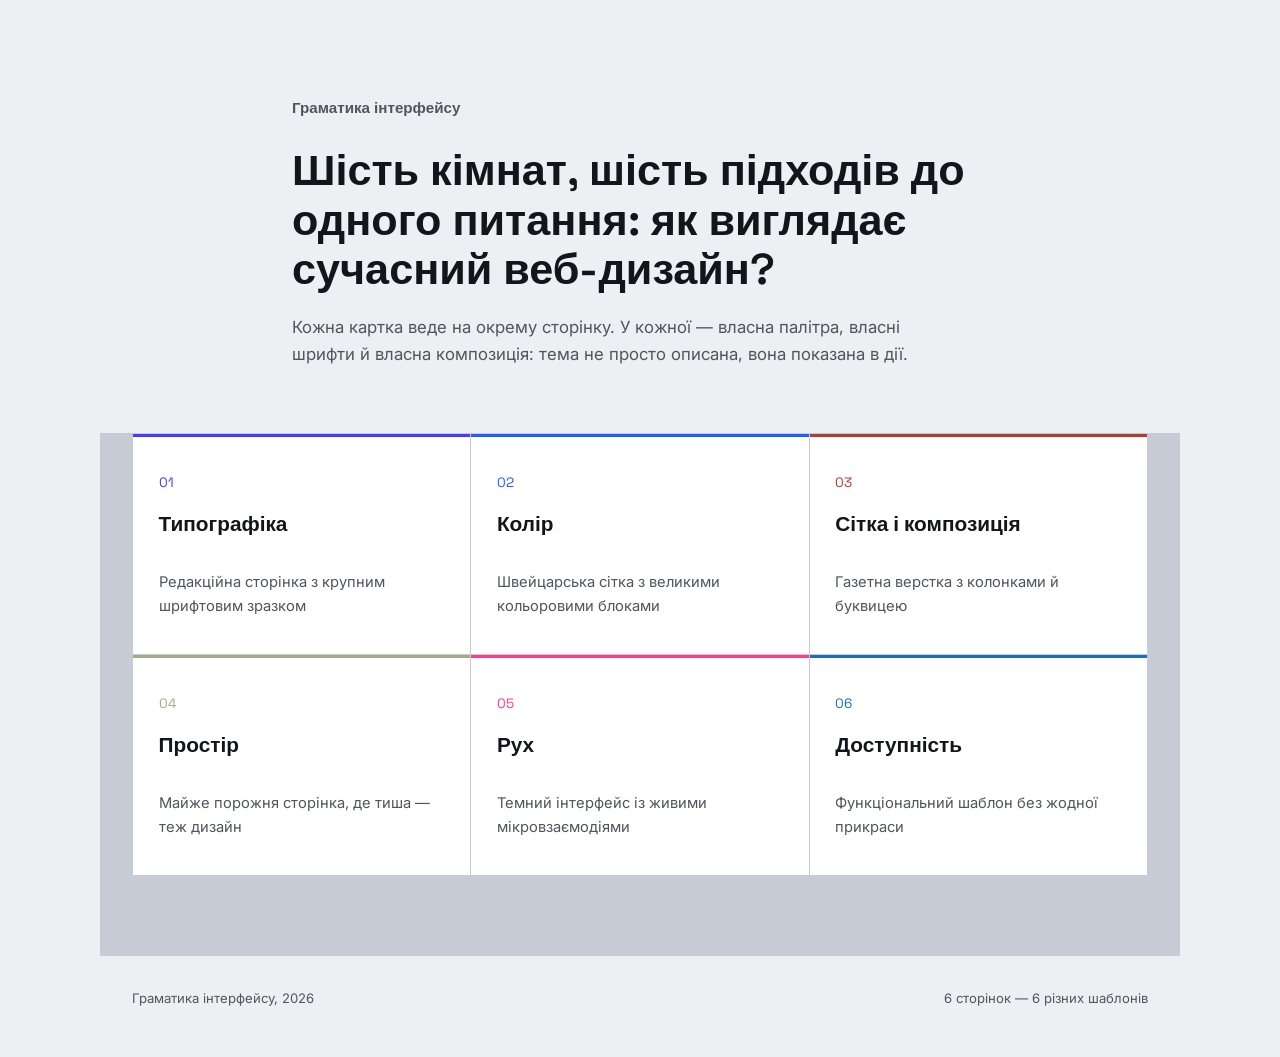
<file: index.html>
<!DOCTYPE html>
<html lang="uk">
<head>
<meta charset="UTF-8">
<meta name="viewport" content="width=device-width, initial-scale=1.0">
<title>Граматика інтерфейсу — каталог розділів</title>
<link rel="preconnect" href="https://fonts.googleapis.com">
<link rel="preconnect" href="https://fonts.gstatic.com" crossorigin>
<link href="https://fonts.googleapis.com/css2?family=Inter:wght@400;500;600;700&family=Space+Grotesk:wght@500;600;700&display=swap" rel="stylesheet">
<link rel="stylesheet" href="index.css">
</head>
<body>

<header class="hub-header">
  <div class="hub-wordmark">Граматика інтерфейсу</div>
  <h1 class="hub-title">Шість кімнат, шість підходів до одного питання: як виглядає сучасний веб-дизайн?</h1>
  <p class="hub-sub">Кожна картка веде на окрему сторінку. У кожної — власна палітра, власні шрифти й власна композиція: тема не просто описана, вона показана в дії.</p>
</header>

<main class="hub-grid">

  <a class="hub-card" style="--accent:#4A3AFF" href="typography.html">
    <span class="hub-num">01</span>
    <span class="hub-name">Типографіка</span>
    <span class="hub-teaser">Редакційна сторінка з крупним шрифтовим зразком</span>
  </a>

  <a class="hub-card" style="--accent:#1F5FFF" href="color.html">
    <span class="hub-num">02</span>
    <span class="hub-name">Колір</span>
    <span class="hub-teaser">Швейцарська сітка з великими кольоровими блоками</span>
  </a>

  <a class="hub-card" style="--accent:#B23A2E" href="grid.html">
    <span class="hub-num">03</span>
    <span class="hub-name">Сітка і композиція</span>
    <span class="hub-teaser">Газетна верстка з колонками й буквицею</span>
  </a>

  <a class="hub-card" style="--accent:#9CAF88" href="space.html">
    <span class="hub-num">04</span>
    <span class="hub-name">Простір</span>
    <span class="hub-teaser">Майже порожня сторінка, де тиша — теж дизайн</span>
  </a>

  <a class="hub-card" style="--accent:#FF3D8A" href="motion.html">
    <span class="hub-num">05</span>
    <span class="hub-name">Рух</span>
    <span class="hub-teaser">Темний інтерфейс із живими мікровзаємодіями</span>
  </a>

  <a class="hub-card" style="--accent:#1D70B8" href="access.html">
    <span class="hub-num">06</span>
    <span class="hub-name">Доступність</span>
    <span class="hub-teaser">Функціональний шаблон без жодної прикраси</span>
  </a>

</main>

<footer class="hub-footer">
  <span>Граматика інтерфейсу, 2026</span>
  <span>6 сторінок — 6 різних шаблонів</span>
</footer>

</body>
</html>
</file>
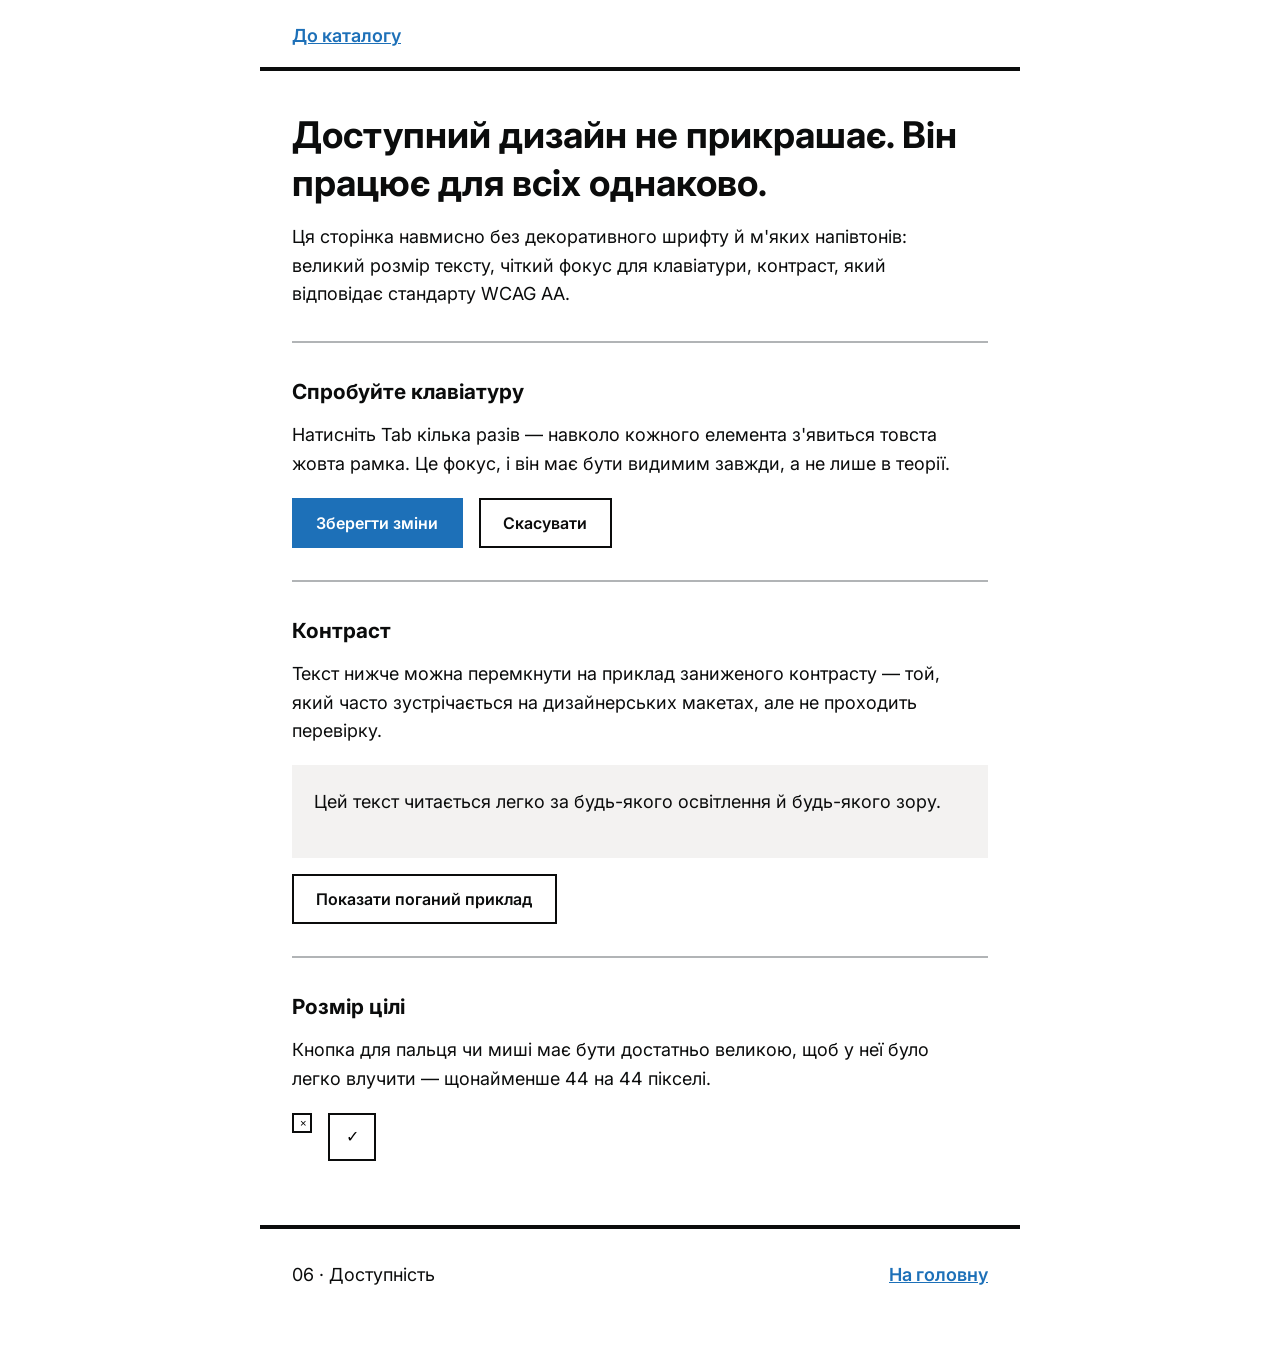
<file: access.html>
<!DOCTYPE html>
<html lang="uk">
<head>
<meta charset="UTF-8">
<meta name="viewport" content="width=device-width, initial-scale=1.0">
<title>06 · Доступність — Граматика інтерфейсу</title>
<link href="https://fonts.googleapis.com/css2?family=Inter:wght@400;500;600;700&display=swap" rel="stylesheet">
<link rel="stylesheet" href="access.css">
</head>
<body>

<a class="skip-link" href="#main">Перейти до основного вмісту</a>

<nav class="ac-nav"><a href="index.html">До каталогу</a></nav>

<header class="ac-head">
  <h1>Доступний дизайн не прикрашає. Він працює для всіх однаково.</h1>
  <p>Ця сторінка навмисно без декоративного шрифту й м'яких напівтонів: великий розмір тексту, чіткий фокус для клавіатури, контраст, який відповідає стандарту WCAG AA.</p>
</header>

<main id="main" class="ac-main">

  <section class="ac-block">
    <h2>Спробуйте клавіатуру</h2>
    <p>Натисніть Tab кілька разів — навколо кожного елемента з'явиться товста жовта рамка. Це фокус, і він має бути видимим завжди, а не лише в теорії.</p>
    <div class="ac-btn-row">
      <button class="ac-btn ac-btn--primary">Зберегти зміни</button>
      <button class="ac-btn">Скасувати</button>
    </div>
  </section>

  <section class="ac-block">
    <h2>Контраст</h2>
    <p>Текст нижче можна перемкнути на приклад заниженого контрасту — той, який часто зустрічається на дизайнерських макетах, але не проходить перевірку.</p>
    <div class="ac-contrast" id="acContrast">
      <p id="acContrastText">Цей текст читається легко за будь-якого освітлення й будь-якого зору.</p>
    </div>
    <button class="ac-btn" id="acContrastToggle">Показати поганий приклад</button>
  </section>

  <section class="ac-block">
    <h2>Розмір цілі</h2>
    <p>Кнопка для пальця чи миші має бути достатньо великою, щоб у неї було легко влучити — щонайменше 44 на 44 пікселі.</p>
    <div class="ac-target-row">
      <button class="ac-target ac-target--small" aria-label="замалий приклад">×</button>
      <button class="ac-target ac-target--good" aria-label="достатній приклад">✓</button>
    </div>
  </section>

</main>

<footer class="ac-foot">
  <span>06 · Доступність</span>
  <a href="index.html">На головну</a>
</footer>

<script>
  const btn = document.getElementById('acContrastToggle');
  const box = document.getElementById('acContrast');
  btn.addEventListener('click', () => {
    box.classList.toggle('is-bad');
    btn.textContent = box.classList.contains('is-bad') ? 'Повернути хороший приклад' : 'Показати поганий приклад';
  });
</script>

</body>
</html>
</file>
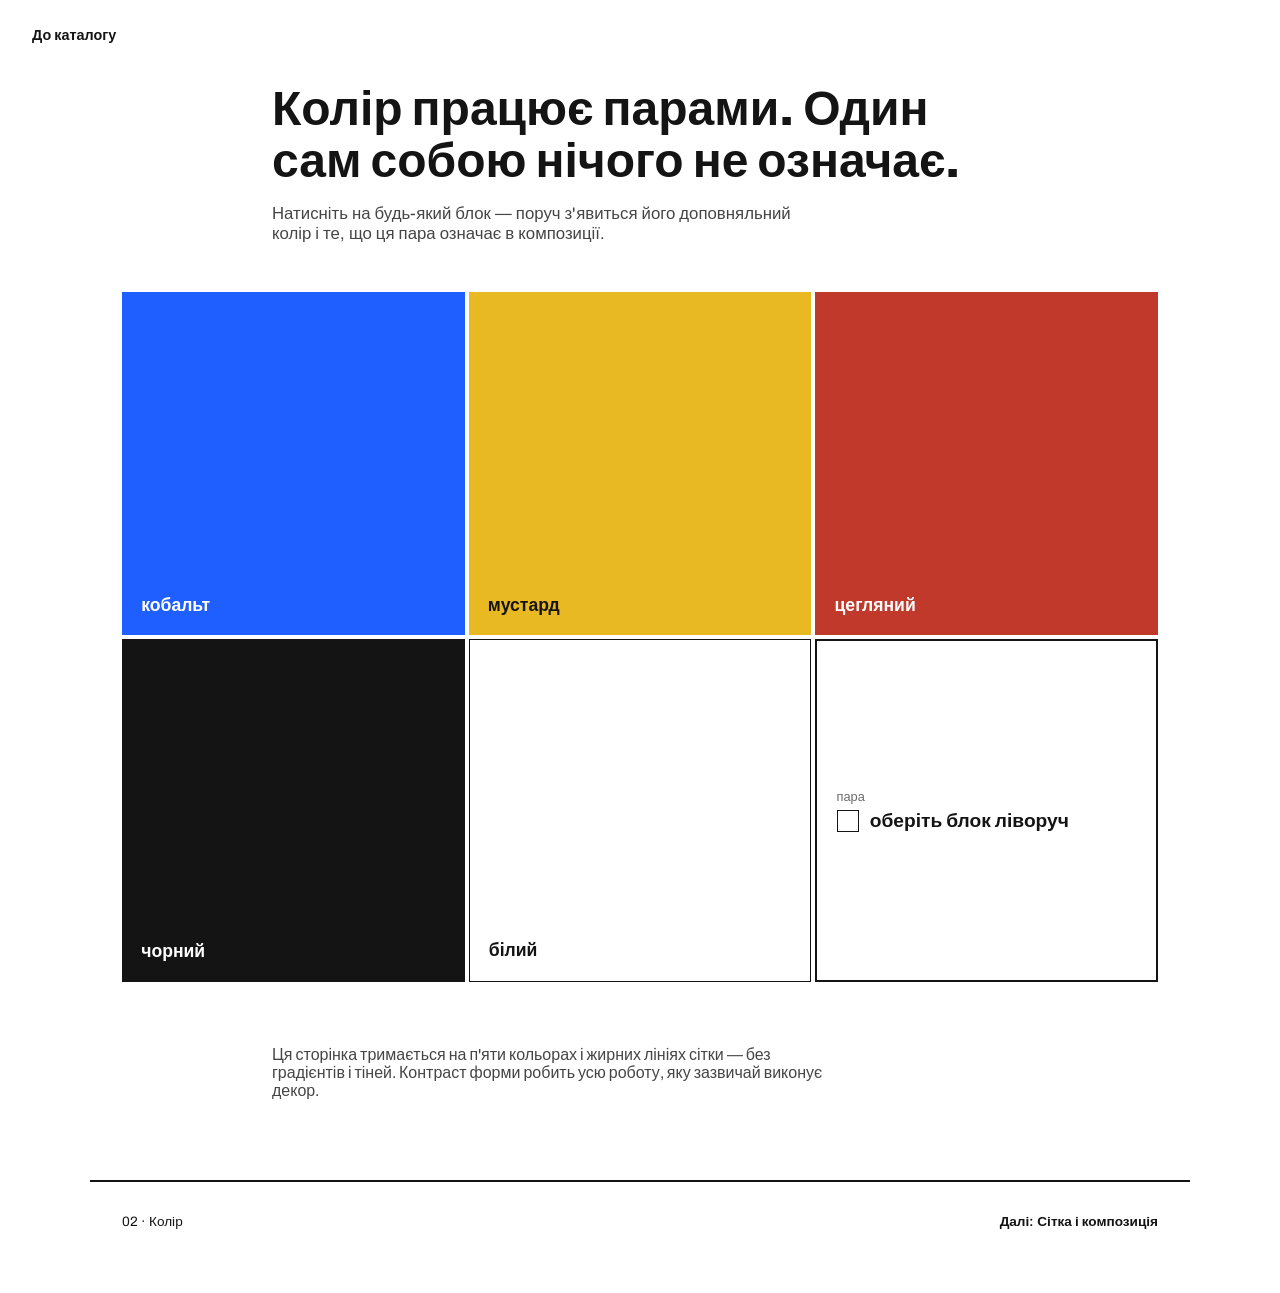
<file: color.html>
<!DOCTYPE html>
<html lang="uk">
<head>
<meta charset="UTF-8">
<meta name="viewport" content="width=device-width, initial-scale=1.0">
<title>02 · Колір — Граматика інтерфейсу</title>
<link rel="preconnect" href="https://fonts.googleapis.com">
<link rel="preconnect" href="https://fonts.gstatic.com" crossorigin>
<link href="https://fonts.googleapis.com/css2?family=Archivo:wght@400;600;800&display=swap" rel="stylesheet">
<link rel="stylesheet" href="color.css">
</head>
<body>

<nav class="top-nav"><a href="index.html">До каталогу</a></nav>

<header class="cl-head">
  <h1>Колір працює парами. Один сам собою нічого не означає.</h1>
  <p>Натисніть на будь-який блок — поруч з'явиться його доповняльний колір і те, що ця пара означає в композиції.</p>
</header>

<main class="cl-grid" id="grid">
  <button class="cl-block" style="background:#1F5FFF" data-name="кобальт" data-pair="мустард" data-pair-hex="#E8B923">кобальт</button>
  <button class="cl-block" style="background:#E8B923;color:#141414" data-name="мустард" data-pair="кобальт" data-pair-hex="#1F5FFF">мустард</button>
  <button class="cl-block" style="background:#C0392B" data-name="цегляний" data-pair="білий" data-pair-hex="#FFFFFF">цегляний</button>
  <button class="cl-block" style="background:#141414" data-name="чорний" data-pair="мустард" data-pair-hex="#E8B923">чорний</button>
  <button class="cl-block" style="background:#FFFFFF;color:#141414;border:1px solid #141414" data-name="білий" data-pair="цегляний" data-pair-hex="#C0392B">білий</button>
  <div class="cl-readout" id="readout">
    <p class="readout-label">пара</p>
    <div class="readout-pair">
      <span class="readout-swatch" id="readout-swatch"></span>
      <p class="readout-value" id="readout-value">оберіть блок ліворуч</p>
    </div>
  </div>
</main>

<section class="cl-note">
  <p>Ця сторінка тримається на п'яти кольорах і жирних лініях сітки — без градієнтів і тіней. Контраст форми робить усю роботу, яку зазвичай виконує декор.</p>
</section>

<footer class="cl-foot">
  <span>02 · Колір</span>
  <a href="grid.html">Далі: Сітка і композиція</a>
</footer>

<script>
  const readoutValue = document.getElementById('readout-value');
  const readoutSwatch = document.getElementById('readout-swatch');
  document.querySelectorAll('.cl-block').forEach(b => {
    b.addEventListener('click', () => {
      readoutValue.textContent = b.dataset.name + ' + ' + b.dataset.pair;
      readoutSwatch.style.background = b.dataset.pairHex;
    });
  });
</script>

</body>
</html>
</file>
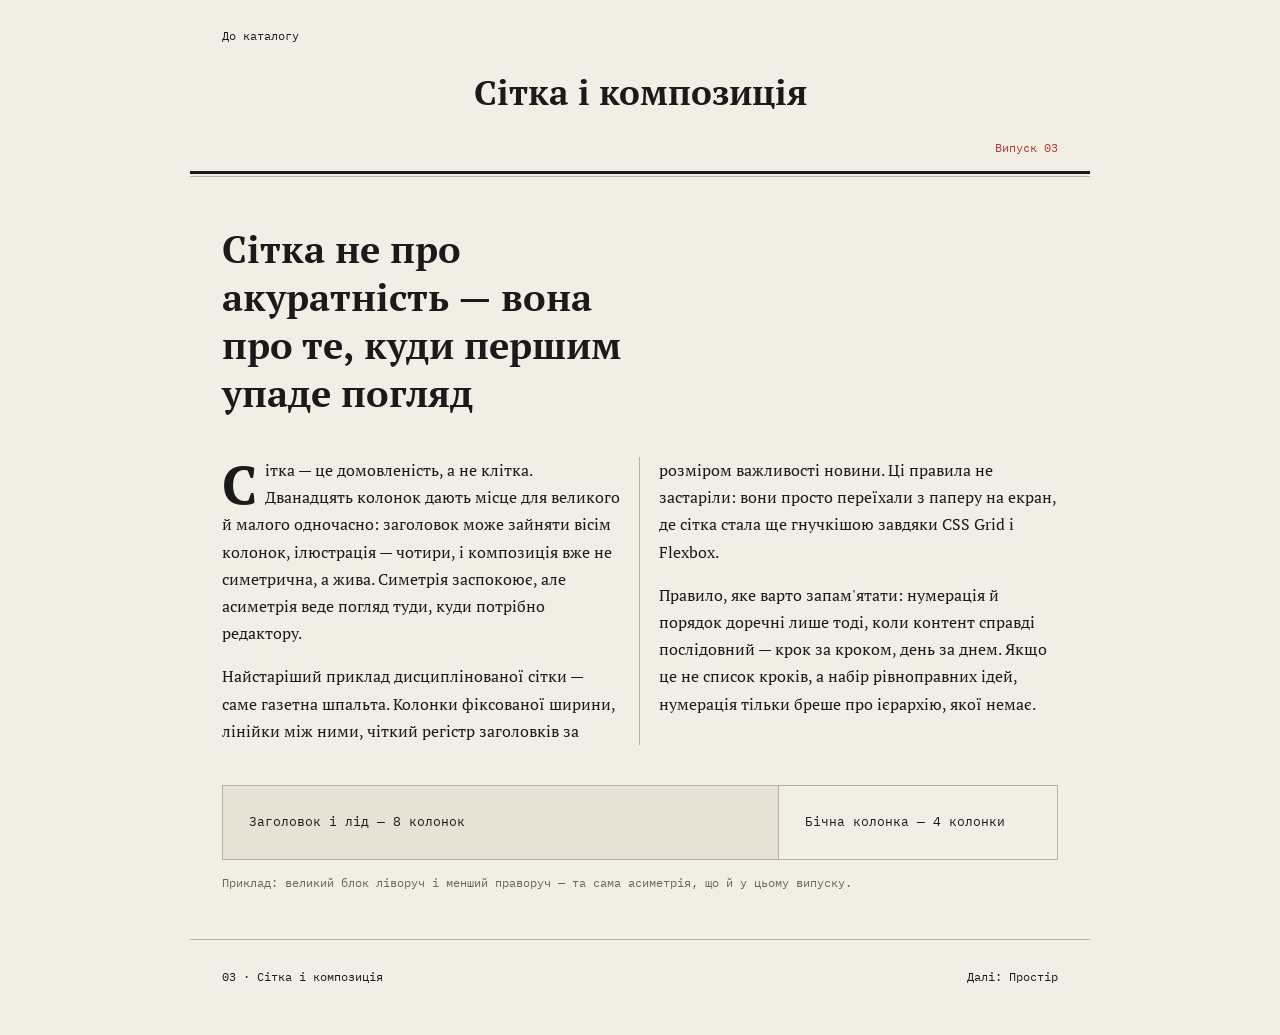
<file: grid.html>
<!DOCTYPE html>
<html lang="uk">
<head>
<meta charset="UTF-8">
<meta name="viewport" content="width=device-width, initial-scale=1.0">
<title>03 · Сітка і композиція — Граматика інтерфейсу</title>
<link rel="preconnect" href="https://fonts.googleapis.com">
<link rel="preconnect" href="https://fonts.gstatic.com" crossorigin>
<link href="https://fonts.googleapis.com/css2?family=PT+Serif:wght@400;700&family=IBM+Plex+Mono:wght@500&display=swap" rel="stylesheet">
<link rel="stylesheet" href="grid.css">
</head>
<body>

<div class="masthead">
  <a class="masthead-back" href="index.html">До каталогу</a>
  <div class="masthead-title">Сітка і композиція</div>
  <div class="masthead-date">Випуск 03</div>
</div>
<div class="rule rule-thick"></div>
<div class="rule rule-thin"></div>

<main class="paper">
  <h1 class="headline">Сітка не про акуратність — вона про те, куди першим упаде погляд</h1>

  <div class="columns">
    <p class="dropcap">Сітка — це домовленість, а не клітка. Дванадцять колонок дають місце для великого й малого одночасно: заголовок може зайняти вісім колонок, ілюстрація — чотири, і композиція вже не симетрична, а жива. Симетрія заспокоює, але асиметрія веде погляд туди, куди потрібно редактору.</p>
    <p>Найстаріший приклад дисциплінованої сітки — саме газетна шпальта. Колонки фіксованої ширини, лінійки між ними, чіткий регістр заголовків за розміром важливості новини. Ці правила не застаріли: вони просто переїхали з паперу на екран, де сітка стала ще гнучкішою завдяки CSS Grid і Flexbox.</p>
    <p>Правило, яке варто запам'ятати: нумерація й порядок доречні лише тоді, коли контент справді послідовний — крок за кроком, день за днем. Якщо це не список кроків, а набір рівноправних ідей, нумерація тільки бреше про ієрархію, якої немає.</p>
  </div>

  <div class="grid-demo">
    <div class="demo-col demo-col--wide">Заголовок і лід — 8 колонок</div>
    <div class="demo-col">Бічна колонка — 4 колонки</div>
  </div>
  <p class="caption">Приклад: великий блок ліворуч і менший праворуч — та сама асиметрія, що й у цьому випуску.</p>
</main>

<div class="rule rule-thin"></div>
<footer class="paper-foot">
  <span>03 · Сітка і композиція</span>
  <a href="space.html">Далі: Простір</a>
</footer>

</body>
</html>
</file>
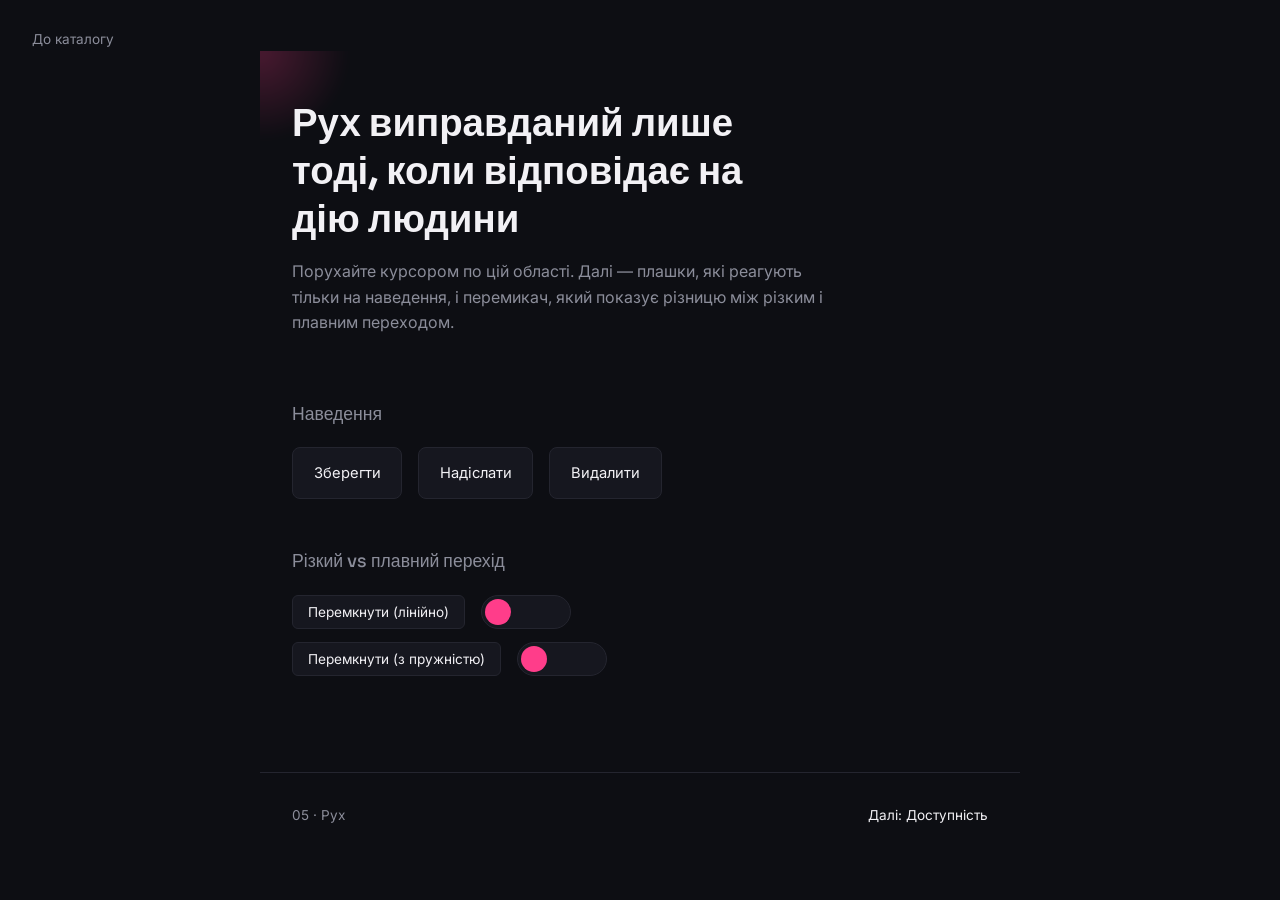
<file: motion.html>
<!DOCTYPE html>
<html lang="uk">
<head>
<meta charset="UTF-8">
<meta name="viewport" content="width=device-width, initial-scale=1.0">
<title>05 · Рух — Граматика інтерфейсу</title>
<link rel="preconnect" href="https://fonts.googleapis.com">
<link rel="preconnect" href="https://fonts.gstatic.com" crossorigin>
<link href="https://fonts.googleapis.com/css2?family=Sora:wght@500;700&family=Inter:wght@400;500&display=swap" rel="stylesheet">
<link rel="stylesheet" href="motion.css">
</head>
<body>

<nav class="mo-nav"><a href="index.html">До каталогу</a></nav>

<header class="mo-head" id="moHead">
  <div class="mo-cursor" id="moCursor"></div>
  <h1>Рух виправданий лише тоді, коли відповідає на дію людини</h1>
  <p>Порухайте курсором по цій області. Далі — плашки, які реагують тільки на наведення, і перемикач, який показує різницю між різким і плавним переходом.</p>
</header>

<main class="mo-main">

  <section class="mo-block">
    <h2>Наведення</h2>
    <div class="mo-row">
      <div class="mo-chip">Зберегти</div>
      <div class="mo-chip">Надіслати</div>
      <div class="mo-chip">Видалити</div>
    </div>
  </section>

  <section class="mo-block">
    <h2>Різкий vs плавний перехід</h2>
    <div class="mo-row">
      <button class="mo-toggle" id="moToggleA">Перемкнути (лінійно)</button>
      <div class="mo-track"><div class="mo-dot" id="moDotA"></div></div>
    </div>
    <div class="mo-row">
      <button class="mo-toggle" id="moToggleB">Перемкнути (з пружністю)</button>
      <div class="mo-track"><div class="mo-dot mo-dot--spring" id="moDotB"></div></div>
    </div>
  </section>

</main>

<footer class="mo-foot">
  <span>05 · Рух</span>
  <a href="access.html">Далі: Доступність</a>
</footer>

<script>
  const head = document.getElementById('moHead');
  const cursor = document.getElementById('moCursor');
  const reduceMotion = window.matchMedia('(prefers-reduced-motion: reduce)').matches;
  let mx = 0, my = 0, cx = 0, cy = 0;

  if (!reduceMotion) {
    head.addEventListener('pointermove', (e) => {
      const r = head.getBoundingClientRect();
      mx = e.clientX - r.left;
      my = e.clientY - r.top;
    });
    (function loop(){
      cx += (mx - cx) * 0.12;
      cy += (my - cy) * 0.12;
      cursor.style.transform = 'translate(' + (cx - 90) + 'px,' + (cy - 90) + 'px)';
      requestAnimationFrame(loop);
    })();
  }

  function makeToggle(btnId, dotId){
    const btn = document.getElementById(btnId);
    const dot = document.getElementById(dotId);
    btn.addEventListener('click', () => dot.classList.toggle('is-right'));
  }
  makeToggle('moToggleA', 'moDotA');
  makeToggle('moToggleB', 'moDotB');
</script>

</body>
</html>
</file>
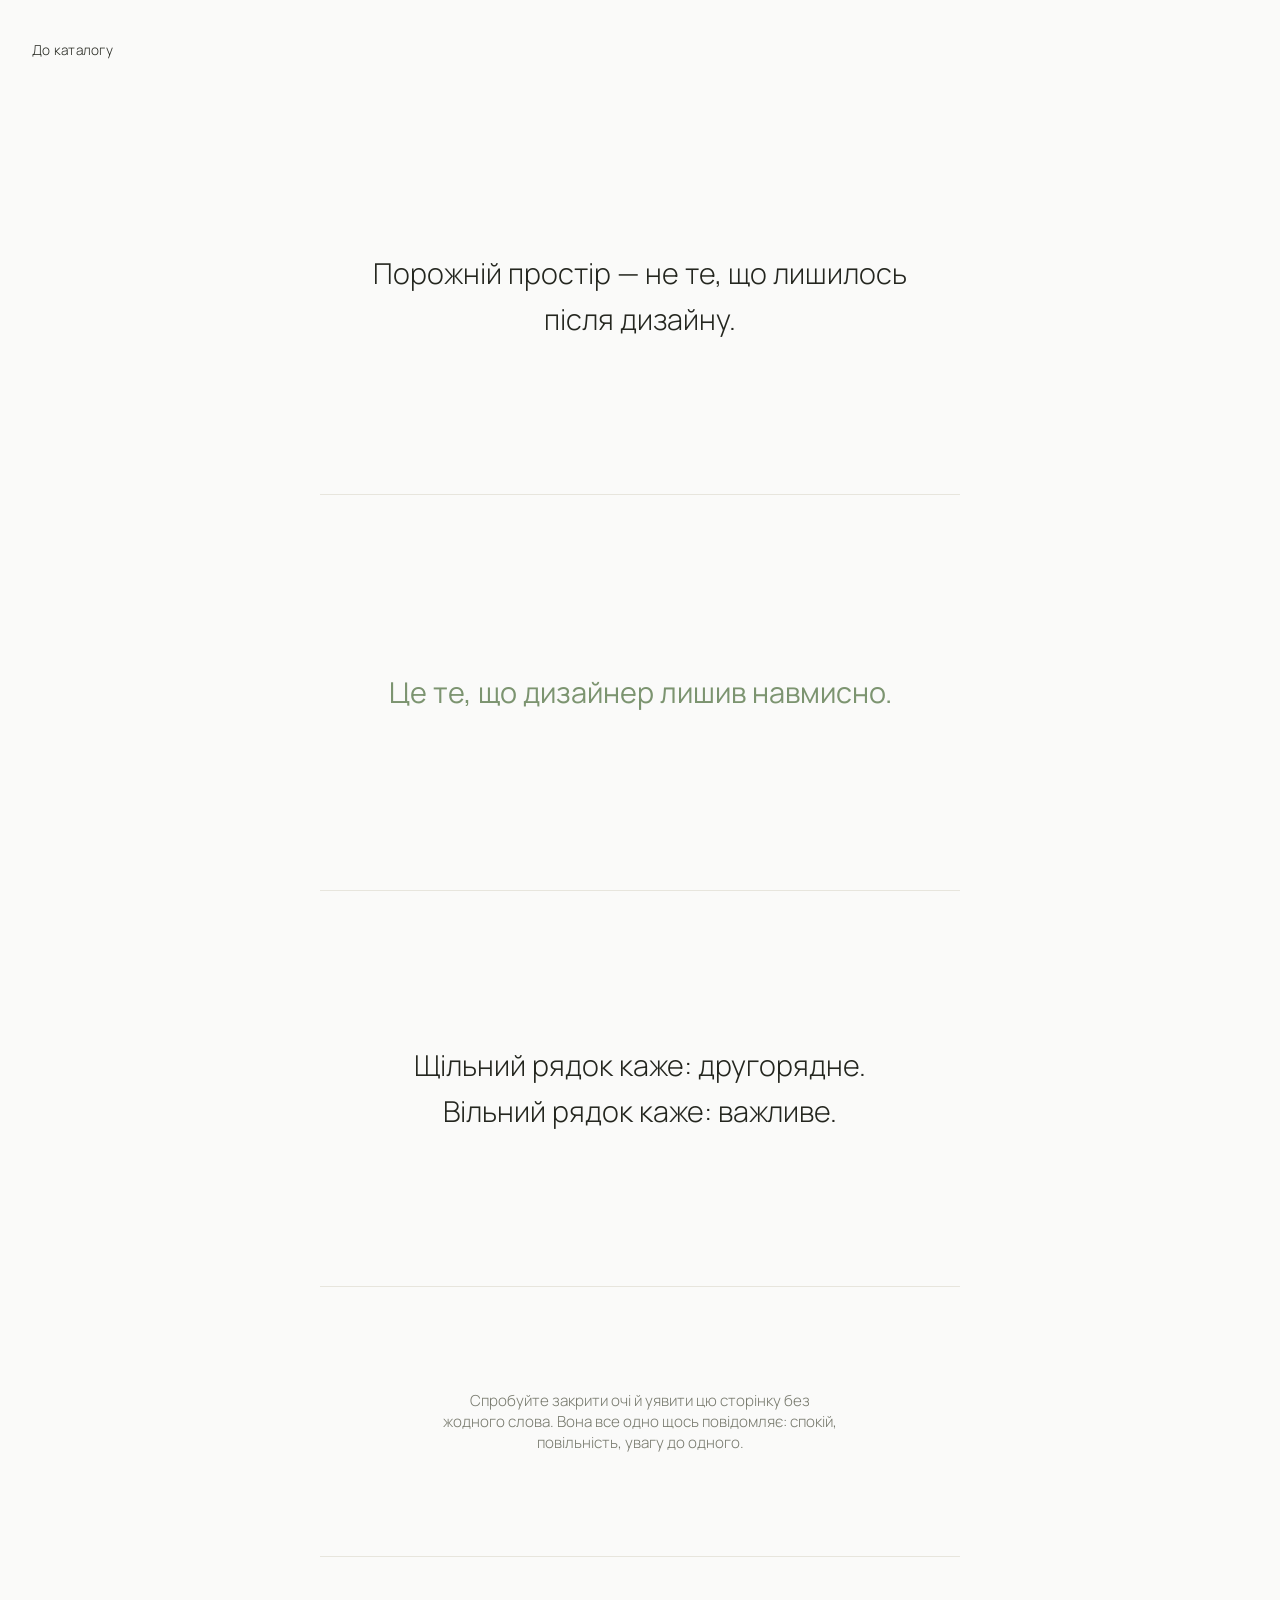
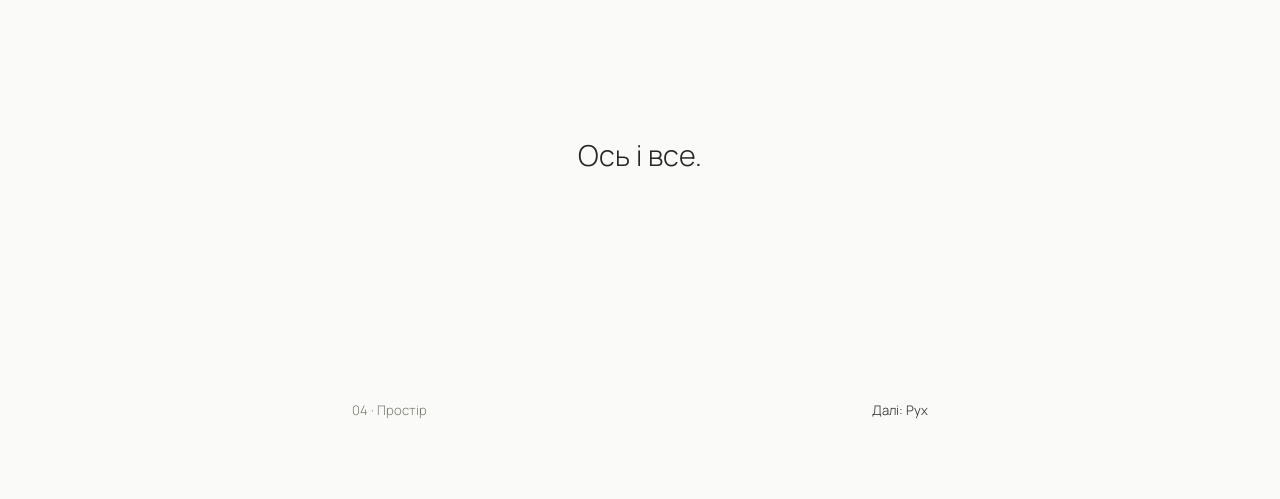
<file: space.html>
<!DOCTYPE html>
<html lang="uk">
<head>
<meta charset="UTF-8">
<meta name="viewport" content="width=device-width, initial-scale=1.0">
<title>04 · Простір — Граматика інтерфейсу</title>
<link rel="preconnect" href="https://fonts.googleapis.com">
<link rel="preconnect" href="https://fonts.gstatic.com" crossorigin>
<link href="https://fonts.googleapis.com/css2?family=Manrope:wght@300;400;600&display=swap" rel="stylesheet">
<link rel="stylesheet" href="space.css">
</head>
<body>

<nav class="sp-nav"><a href="index.html">До каталогу</a></nav>

<main class="sp-main">

  <section class="sp-block">
    <p class="sp-text">Порожній простір — не те, що лишилось після дизайну.</p>
  </section>

  <section class="sp-block">
    <p class="sp-text sp-text--accent">Це те, що дизайнер лишив навмисно.</p>
  </section>

  <section class="sp-block">
    <p class="sp-text">Щільний рядок каже: другорядне.<br>Вільний рядок каже: важливе.</p>
  </section>

  <section class="sp-block sp-block--wide">
    <p class="sp-small">Спробуйте закрити очі й уявити цю сторінку без жодного слова. Вона все одно щось повідомляє: спокій, повільність, увагу до одного.</p>
  </section>

  <section class="sp-block">
    <p class="sp-text">Ось і все.</p>
  </section>

</main>

<footer class="sp-foot">
  <span>04 · Простір</span>
  <a href="motion.html">Далі: Рух</a>
</footer>

</body>
</html>
</file>
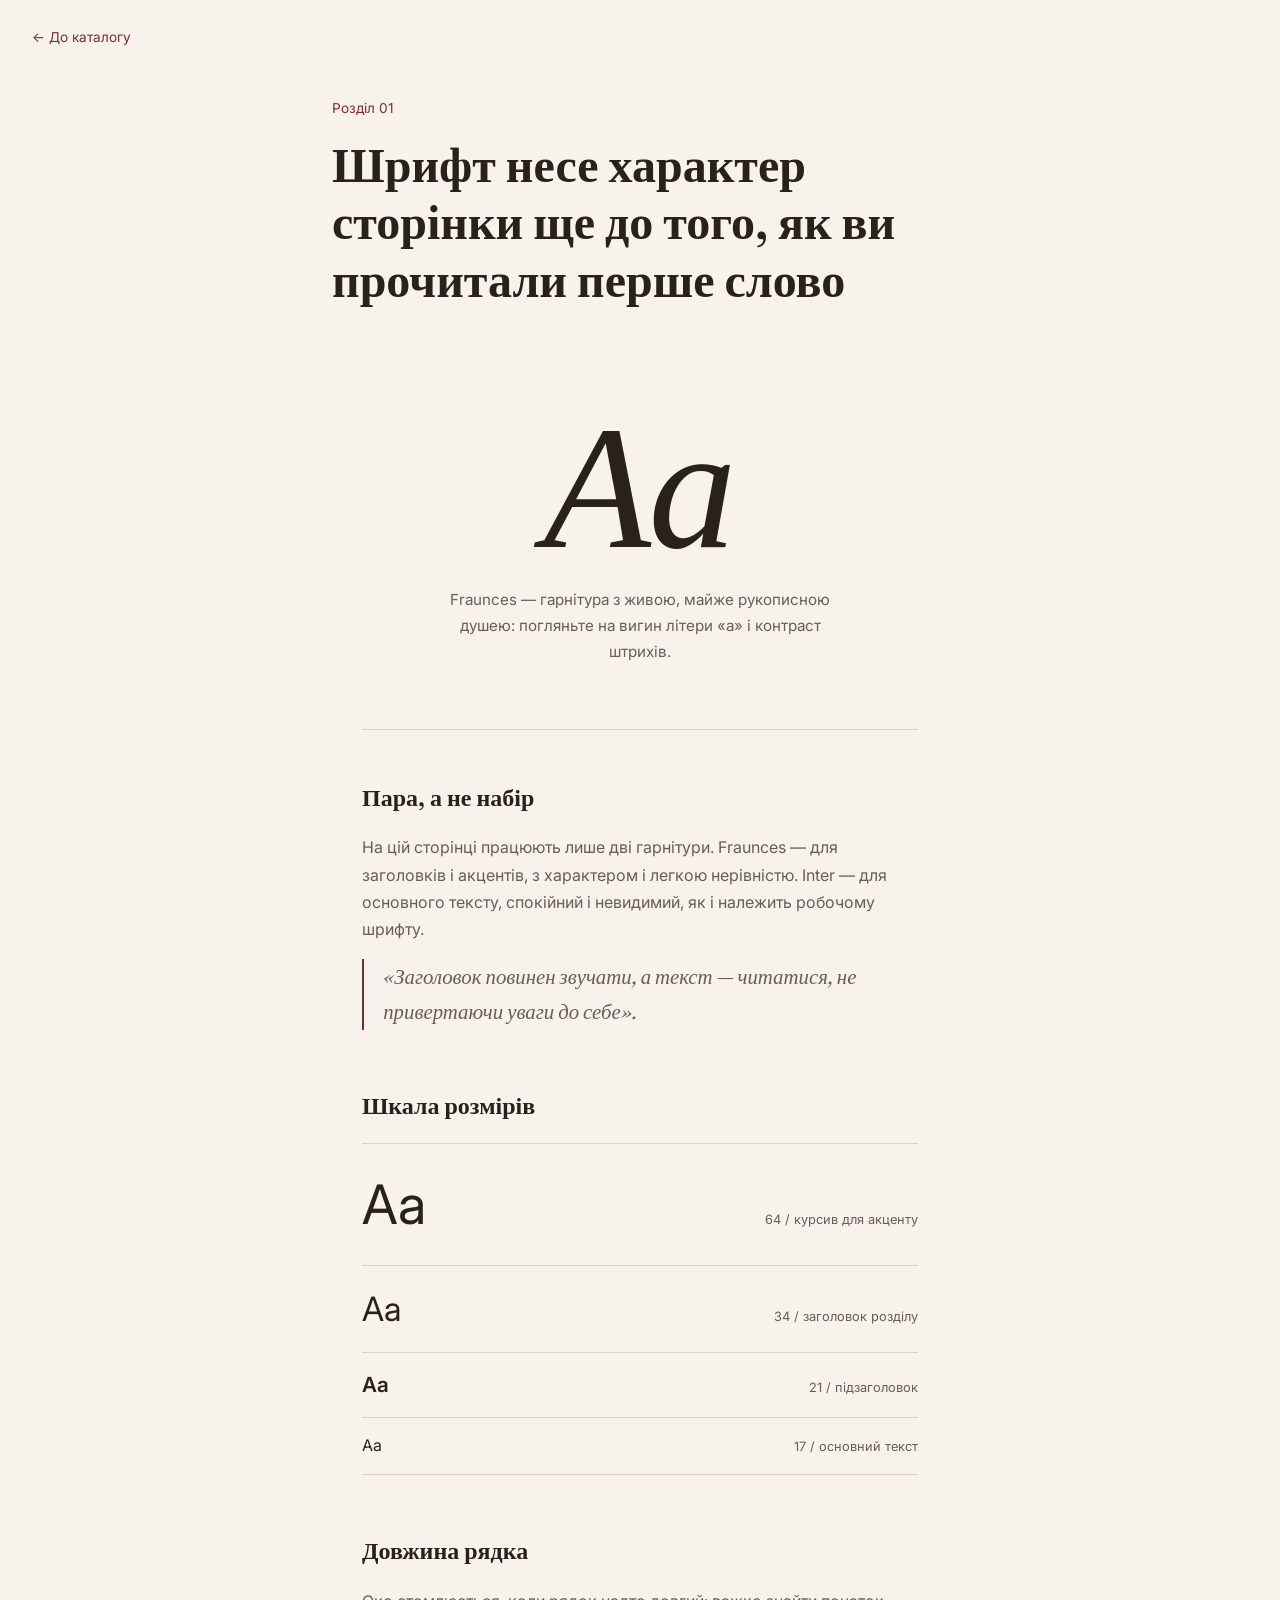
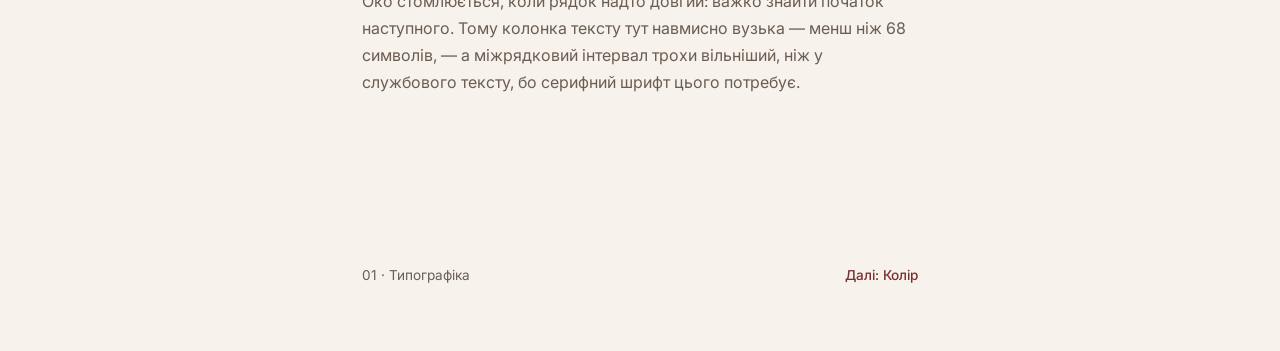
<file: typography.html>
<!DOCTYPE html>
<html lang="uk">
<head>
<meta charset="UTF-8">
<meta name="viewport" content="width=device-width, initial-scale=1.0">
<title>01 · Типографіка — Граматика інтерфейсу</title>
<link rel="preconnect" href="https://fonts.googleapis.com">
<link rel="preconnect" href="https://fonts.gstatic.com" crossorigin>
<link href="https://fonts.googleapis.com/css2?family=Fraunces:ital,wght@0,400;0,600;1,500&family=Inter:wght@400;500;600&display=swap" rel="stylesheet">
<link rel="stylesheet" href="typography.css">
</head>
<body>

<nav class="top-nav"><a href="index.html">← До каталогу</a></nav>

<header class="page-head">
  <p class="page-eyebrow">Розділ 01</p>
  <h1 class="page-title">Шрифт несе характер сторінки ще до того, як ви прочитали перше слово</h1>
</header>

<main class="content">

  <section class="specimen">
    <p class="specimen-word">Аа</p>
    <p class="specimen-caption">Fraunces — гарнітура з живою, майже рукописною душею: погляньте на вигин літери «а» і контраст штрихів.</p>
  </section>

  <section class="block">
    <h2>Пара, а не набір</h2>
    <p>На цій сторінці працюють лише дві гарнітури. Fraunces — для заголовків і акцентів, з характером і легкою нерівністю. Inter — для основного тексту, спокійний і невидимий, як і належить робочому шрифту.</p>
    <p class="pull-quote">«Заголовок повинен звучати, а текст — читатися, не привертаючи уваги до себе».</p>
  </section>

  <section class="block scale">
    <h2>Шкала розмірів</h2>
    <div class="scale-row"><span class="scale-sample" style="font-size:3.4rem">Aa</span><span class="scale-meta">64 / курсив для акценту</span></div>
    <div class="scale-row"><span class="scale-sample" style="font-size:2.1rem">Aa</span><span class="scale-meta">34 / заголовок розділу</span></div>
    <div class="scale-row"><span class="scale-sample" style="font-size:1.3rem;font-weight:600">Aa</span><span class="scale-meta">21 / підзаголовок</span></div>
    <div class="scale-row"><span class="scale-sample" style="font-family:Inter;font-size:1rem">Aa</span><span class="scale-meta">17 / основний текст</span></div>
  </section>

  <section class="block">
    <h2>Довжина рядка</h2>
    <p>Око стомлюється, коли рядок надто довгий: важко знайти початок наступного. Тому колонка тексту тут навмисно вузька — менш ніж 68 символів, — а міжрядковий інтервал трохи вільніший, ніж у службового тексту, бо серифний шрифт цього потребує.</p>
  </section>

</main>

<footer class="page-foot">
  <span>01 · Типографіка</span>
  <a href="color.html">Далі: Колір</a>
</footer>

</body>
</html>
</file>
<file: index.css>
:root{
  --paper: #edeff3;
  --ink: #14151c;
  --ink-soft: #52545f;
  --line: #c7cbd6;
  --surface: #ffffff;
}
*{ box-sizing: border-box; }
body{
  margin:0;
  background: var(--paper);
  color: var(--ink);
  font-family: 'Inter', system-ui, sans-serif;
  line-height: 1.6;
}
a{ color: inherit; text-decoration: none; }
:focus-visible{ outline: 2px solid var(--ink); outline-offset: 3px; }

.hub-header{
  max-width: 760px;
  margin: 0 auto;
  padding: 6rem 2rem 3rem;
  text-align: left;
}
.hub-wordmark{
  font-family: 'Space Grotesk', sans-serif;
  font-weight: 600;
  font-size: 0.95rem;
  color: var(--ink-soft);
  margin-bottom: 1.6rem;
}
.hub-title{
  font-family: 'Space Grotesk', sans-serif;
  font-weight: 600;
  font-size: clamp(1.8rem, 4vw, 2.7rem);
  line-height: 1.15;
  margin: 0 0 1.2rem;
}
.hub-sub{
  color: var(--ink-soft);
  max-width: 60ch;
  font-size: 1.05rem;
}

.hub-grid{
  max-width: 1080px;
  margin: 0 auto;
  padding: 0 2rem 5rem;
  display: grid;
  grid-template-columns: repeat(3, 1fr);
  gap: 1px;
  background: var(--line);
  border: 1px solid var(--line);
}
@media (max-width: 860px){
  .hub-grid{ grid-template-columns: repeat(2, 1fr); }
}
@media (max-width: 560px){
  .hub-grid{ grid-template-columns: 1fr; }
}

.hub-card{
  background: var(--surface);
  padding: 2.2rem 1.6rem;
  display: flex;
  flex-direction: column;
  gap: 0.9rem;
  min-height: 220px;
  border-top: 3px solid var(--accent, var(--ink));
  transition: background 0.15s ease;
}
.hub-card:hover{ background: var(--paper); }

.hub-num{
  font-family: 'Space Grotesk', sans-serif;
  font-size: 0.85rem;
  color: var(--accent, var(--ink-soft));
}
.hub-name{
  font-family: 'Space Grotesk', sans-serif;
  font-weight: 600;
  font-size: 1.3rem;
}
.hub-teaser{
  color: var(--ink-soft);
  font-size: 0.92rem;
  margin-top: auto;
}

.hub-footer{
  max-width: 1080px;
  margin: 0 auto;
  padding: 2rem 2rem 3rem;
  display: flex;
  justify-content: space-between;
  font-size: 0.82rem;
  color: var(--ink-soft);
  flex-wrap: wrap;
  gap: 0.6rem;
}
</file>
<file: access.css>
:root{
  --ink: #0b0c0c;
  --blue: #1d70b8;
  --focus: #ffdd00;
  --grey: #b1b4b6;
  --bg: #ffffff;
}
*{ box-sizing: border-box; }
body{
  margin:0;
  background: var(--bg);
  color: var(--ink);
  font-family: 'Inter', Arial, sans-serif;
  font-size: 18px;
  line-height: 1.6;
}
a{ color: var(--blue); }

.skip-link{
  position: absolute;
  left: -999px;
  top: 0;
  background: var(--focus);
  color: var(--ink);
  padding: 0.8em 1.2em;
  font-weight: 600;
  z-index: 10;
}
.skip-link:focus{ left: 0; }

*:focus-visible{
  outline: 3px solid var(--focus);
  outline-offset: 0;
  box-shadow: 0 0 0 3px var(--ink);
}

.ac-nav{ padding: 1.4rem 2rem 0; border-bottom: 4px solid var(--ink); padding-bottom: 1rem; max-width: 760px; margin: 0 auto; }
.ac-nav a{ font-weight: 600; text-decoration: underline; }

.ac-head{
  max-width: 760px;
  margin: 0 auto;
  padding: 2.5rem 2rem 2rem;
}
.ac-head h1{
  font-size: clamp(1.6rem, 4vw, 2.3rem);
  line-height: 1.3;
  margin: 0 0 1rem;
}
.ac-head p{ max-width: 62ch; margin: 0; }

.ac-main{ max-width: 760px; margin: 0 auto; padding: 0 2rem 2rem; }
.ac-block{ padding: 2rem 0; border-top: 2px solid var(--grey); }
.ac-block h2{ font-size: 1.3rem; margin: 0 0 0.8rem; }
.ac-block p{ margin: 0 0 1.2rem; max-width: 62ch; }

.ac-btn-row, .ac-target-row{ display: flex; gap: 1rem; flex-wrap: wrap; }

.ac-btn{
  font-family: inherit;
  font-size: 1rem;
  font-weight: 600;
  padding: 0.8em 1.4em;
  border: 2px solid var(--ink);
  background: #fff;
  color: var(--ink);
  cursor: pointer;
  min-height: 44px;
}
.ac-btn--primary{ background: var(--blue); border-color: var(--blue); color: #fff; }
.ac-btn:hover{ background: var(--ink); color: #fff; border-color: var(--ink); }
.ac-btn--primary:hover{ background: #15578f; border-color: #15578f; }

.ac-contrast{
  background: #f3f2f1;
  padding: 1.4rem;
  margin-bottom: 1rem;
}
.ac-contrast.is-bad p{ color: #cfcfcf; }

.ac-target{
  font-size: 1rem;
  border: 2px solid var(--ink);
  background: #fff;
  cursor: pointer;
}
.ac-target--small{ width: 20px; height: 20px; font-size: 0.7rem; }
.ac-target--good{ width: 48px; height: 48px; }

.ac-foot{
  max-width: 760px;
  margin: 0 auto;
  padding: 2rem 2rem 4rem;
  display: flex;
  justify-content: space-between;
  border-top: 4px solid var(--ink);
}
.ac-foot a{ font-weight: 600; text-decoration: underline; }
</file>
<file: color.css>
:root{ --ink:#141414; --line:#141414; }
*{ box-sizing: border-box; }
body{
  margin:0;
  background:#ffffff;
  color: var(--ink);
  font-family: 'Archivo', sans-serif;
}
a{ color: var(--ink); }
:focus-visible{ outline: 3px solid #1F5FFF; outline-offset: 2px; }

.top-nav{ padding: 1.6rem 2rem 0; }
.top-nav a{ text-decoration: none; font-weight: 600; font-size: 0.9rem; }

.cl-head{
  max-width: 800px;
  margin: 0 auto;
  padding: 2.5rem 2rem 3rem;
}
.cl-head h1{
  font-weight: 800;
  font-size: clamp(1.8rem, 4.5vw, 3rem);
  line-height: 1.1;
  margin: 0 0 1rem;
}
.cl-head p{ font-size: 1.05rem; color: #454545; max-width: 56ch; margin: 0; }

.cl-grid{
  max-width: 1100px;
  margin: 0 auto;
  padding: 0 2rem 2rem;
  display: grid;
  grid-template-columns: repeat(3, 1fr);
  gap: 4px;
}
@media (max-width: 760px){ .cl-grid{ grid-template-columns: repeat(2, 1fr); } }

.cl-block{
  aspect-ratio: 1;
  border: none;
  font-family: inherit;
  font-size: 1.1rem;
  font-weight: 600;
  color: #fff;
  display: flex;
  align-items: flex-end;
  padding: 1.2rem;
  cursor: pointer;
}

.cl-readout{
  aspect-ratio: 1;
  border: 2px solid var(--ink);
  display: flex;
  flex-direction: column;
  justify-content: center;
  padding: 1.2rem;
}
.readout-label{ font-size: 0.8rem; color: #6b6b6b; margin: 0 0 0.4rem; }
.readout-pair{ display: flex; align-items: center; gap: 0.7rem; }
.readout-swatch{
  width: 22px;
  height: 22px;
  border: 1px solid var(--ink);
  background: #fff;
  flex-shrink: 0;
}
.readout-value{ font-size: 1.2rem; font-weight: 800; margin: 0; color: var(--ink); }

.cl-note{
  max-width: 800px;
  margin: 0 auto;
  padding: 1rem 2rem 4rem;
}
.cl-note p{ color: #454545; max-width: 62ch; }

.cl-foot{
  max-width: 1100px;
  margin: 0 auto;
  padding: 2rem 2rem 4rem;
  display: flex;
  justify-content: space-between;
  font-size: 0.85rem;
  border-top: 2px solid var(--ink);
}
.cl-foot a{ text-decoration: none; font-weight: 600; }
</file>
<file: grid.css>
:root{
  --news: #f1eee6;
  --ink: #1a1a1a;
  --rule: #b8b2a6;
  --press: #b23a2e;
}
*{ box-sizing: border-box; }
body{
  margin:0;
  background: var(--news);
  color: var(--ink);
  font-family: 'PT Serif', serif;
  line-height: 1.7;
}
a{ color: var(--ink); }
:focus-visible{ outline: 2px solid var(--press); outline-offset: 2px; }

.masthead{
  max-width: 900px;
  margin: 0 auto;
  padding: 1.6rem 2rem 0.8rem;
  display: flex;
  align-items: baseline;
  justify-content: space-between;
  gap: 1rem;
  flex-wrap: wrap;
}
.masthead-back{
  font-family: 'IBM Plex Mono', monospace;
  font-size: 0.75rem;
  text-decoration: none;
  order: 1;
}
.masthead-title{
  font-weight: 700;
  font-size: clamp(1.6rem, 4vw, 2.2rem);
  order: 2;
  flex: 1 0 100%;
  text-align: center;
}
.masthead-date{
  font-family: 'IBM Plex Mono', monospace;
  font-size: 0.75rem;
  color: var(--press);
  order: 3;
  margin-left: auto;
}

.rule{ max-width: 900px; margin: 0 auto; }
.rule-thick{ border-top: 3px solid var(--ink); }
.rule-thin{ border-top: 1px solid var(--rule); margin-top: 2px; }

.paper{
  max-width: 900px;
  margin: 0 auto;
  padding: 3rem 2rem 2rem;
}
.headline{
  font-size: clamp(1.6rem, 3.6vw, 2.4rem);
  line-height: 1.25;
  margin: 0 0 2.5rem;
  max-width: 20ch;
}

.columns{
  columns: 2;
  column-gap: 2.4rem;
  column-rule: 1px solid var(--rule);
}
.columns p{ margin: 0 0 1em; }
.dropcap::first-letter{
  font-weight: 700;
  font-size: 3.4rem;
  float: left;
  line-height: 0.8;
  padding-right: 0.5rem;
  margin-top: 0.3rem;
}
@media (max-width: 700px){ .columns{ columns: 1; } }

.grid-demo{
  display: grid;
  grid-template-columns: 2fr 1fr;
  gap: 1px;
  background: var(--rule);
  border: 1px solid var(--rule);
  margin-top: 2.5rem;
}
.demo-col{
  background: var(--news);
  padding: 1.6rem;
  font-family: 'IBM Plex Mono', monospace;
  font-size: 0.8rem;
}
.demo-col--wide{ background: #e7e2d5; }
@media (max-width: 700px){ .grid-demo{ grid-template-columns: 1fr; } }

.caption{
  font-family: 'IBM Plex Mono', monospace;
  font-size: 0.75rem;
  color: #6b655a;
  margin-top: 0.8rem;
}

.paper-foot{
  max-width: 900px;
  margin: 0 auto;
  padding: 1.6rem 2rem 3rem;
  display: flex;
  justify-content: space-between;
  font-family: 'IBM Plex Mono', monospace;
  font-size: 0.78rem;
}
.paper-foot a{ text-decoration: none; }
</file>
<file: motion.css>
:root{
  --bg: #0d0e13;
  --panel: #16171f;
  --text: #f2f1f5;
  --text-soft: #8b8d9a;
  --accent: #ff3d8a;
}
*{ box-sizing: border-box; }
body{
  margin:0;
  background: var(--bg);
  color: var(--text);
  font-family: 'Inter', sans-serif;
  line-height: 1.6;
}
a{ color: var(--text); }
:focus-visible{ outline: 2px solid var(--accent); outline-offset: 3px; }

.mo-nav{ padding: 1.6rem 2rem 0; }
.mo-nav a{ text-decoration: none; font-size: 0.85rem; color: var(--text-soft); }

.mo-head{
  position: relative;
  overflow: hidden;
  max-width: 760px;
  margin: 0 auto;
  padding: 3rem 2rem 4rem;
}
.mo-cursor{
  position: absolute;
  top: 0; left: 0;
  width: 180px; height: 180px;
  border-radius: 50%;
  background: radial-gradient(circle, var(--accent), transparent 70%);
  opacity: 0.25;
  filter: blur(6px);
  pointer-events: none;
}
.mo-head h1{
  position: relative;
  font-family: 'Sora', sans-serif;
  font-weight: 700;
  font-size: clamp(1.6rem, 4vw, 2.4rem);
  line-height: 1.25;
  margin: 0 0 1rem;
  max-width: 18ch;
}
.mo-head p{ position: relative; color: var(--text-soft); max-width: 54ch; margin: 0; }

.mo-main{ max-width: 760px; margin: 0 auto; padding: 0 2rem 3rem; }
.mo-block{ margin-bottom: 3rem; }
.mo-block h2{
  font-family: 'Sora', sans-serif;
  font-size: 1.1rem;
  font-weight: 500;
  margin: 0 0 1.2rem;
  color: var(--text-soft);
}

.mo-row{ display: flex; align-items: center; gap: 1rem; flex-wrap: wrap; margin-bottom: 0.8rem; }

.mo-chip{
  background: var(--panel);
  border: 1px solid #24252f;
  padding: 0.9em 1.4em;
  border-radius: 8px;
  font-size: 0.92rem;
  transition: transform 0.3s cubic-bezier(.2,.8,.2,1), border-color 0.3s ease, background 0.3s ease;
}
.mo-chip:hover{
  transform: translateY(-5px);
  border-color: var(--accent);
  background: #1c1d27;
}

.mo-toggle{
  font-family: inherit;
  font-size: 0.85rem;
  background: var(--panel);
  color: var(--text);
  border: 1px solid #24252f;
  border-radius: 6px;
  padding: 0.6em 1.1em;
  cursor: pointer;
}
.mo-toggle:hover{ border-color: var(--accent); }

.mo-track{
  width: 90px;
  height: 34px;
  background: var(--panel);
  border-radius: 20px;
  position: relative;
  border: 1px solid #24252f;
}
.mo-dot{
  position: absolute;
  top: 3px; left: 3px;
  width: 26px; height: 26px;
  border-radius: 50%;
  background: var(--accent);
  transition: left 0.15s linear;
}
.mo-dot--spring{ transition: left 0.6s cubic-bezier(.34,1.56,.64,1); }
.mo-dot.is-right{ left: 58px; }

.mo-foot{
  max-width: 760px;
  margin: 0 auto;
  padding: 2rem 2rem 4rem;
  display: flex;
  justify-content: space-between;
  font-size: 0.85rem;
  color: var(--text-soft);
  border-top: 1px solid #24252f;
}
.mo-foot a{ text-decoration: none; color: var(--text); }
</file>
<file: space.css>
:root{
  --bg: #fafaf9;
  --ink: #24261f;
  --sage: #7c9470;
  --line: #e7e5dd;
}
*{ box-sizing: border-box; }
body{
  margin:0;
  background: var(--bg);
  color: var(--ink);
  font-family: 'Manrope', sans-serif;
  font-weight: 300;
}
a{ color: var(--ink); }
:focus-visible{ outline: 1px solid var(--sage); outline-offset: 6px; }

.sp-nav{
  padding: 2.4rem 2rem;
}
.sp-nav a{ text-decoration: none; font-size: 0.85rem; letter-spacing: 0.02em; }

.sp-main{ max-width: 640px; margin: 0 auto; }

.sp-block{
  min-height: 44vh;
  display: flex;
  align-items: center;
  justify-content: center;
  text-align: center;
  padding: 2rem;
  border-bottom: 1px solid var(--line);
}
.sp-block--wide{ min-height: 30vh; }
.sp-block:last-of-type{ border-bottom: none; }

.sp-text{
  font-size: clamp(1.3rem, 3vw, 1.8rem);
  line-height: 1.6;
  font-weight: 300;
  margin: 0;
}
.sp-text--accent{ color: var(--sage); font-weight: 400; }

.sp-small{
  font-size: 0.95rem;
  color: #77796d;
  max-width: 44ch;
  margin: 0;
}

.sp-foot{
  max-width: 640px;
  margin: 0 auto;
  padding: 3rem 2rem 5rem;
  display: flex;
  justify-content: space-between;
  font-size: 0.82rem;
  color: #77796d;
}
.sp-foot a{ text-decoration: none; }
</file>
<file: typography.css>
:root{
  --cream: #f7f3ec;
  --ink: #2b211c;
  --ink-soft: #6b5d52;
  --burgundy: #7a2e2e;
  --line: #ddd2c2;
}
*{ box-sizing: border-box; }
body{
  margin:0;
  background: var(--cream);
  color: var(--ink);
  font-family: 'Inter', sans-serif;
  line-height: 1.7;
}
a{ color: var(--burgundy); }
:focus-visible{ outline: 2px solid var(--burgundy); outline-offset: 3px; }

.top-nav{
  padding: 1.6rem 2rem 0;
  font-size: 0.85rem;
}
.top-nav a{ text-decoration: none; }

.page-head{
  max-width: 680px;
  margin: 0 auto;
  padding: 3rem 2rem 4rem;
}
.page-eyebrow{
  font-size: 0.85rem;
  color: var(--burgundy);
  margin: 0 0 1rem;
}
.page-title{
  font-family: 'Fraunces', serif;
  font-weight: 600;
  font-size: clamp(1.9rem, 4.5vw, 3rem);
  line-height: 1.2;
  margin: 0;
}

.content{
  max-width: 620px;
  margin: 0 auto;
  padding: 0 2rem 5rem;
}

.specimen{
  text-align: center;
  padding: 2rem 0 4rem;
  border-bottom: 1px solid var(--line);
  margin-bottom: 3rem;
}
.specimen-word{
  font-family: 'Fraunces', serif;
  font-style: italic;
  font-size: clamp(6rem, 22vw, 11rem);
  margin: 0;
  line-height: 0.9;
}
.specimen-caption{
  color: var(--ink-soft);
  font-size: 0.95rem;
  max-width: 40ch;
  margin: 1.5rem auto 0;
}

.block{ margin-bottom: 3.5rem; }
.block h2{
  font-family: 'Fraunces', serif;
  font-weight: 600;
  font-size: 1.5rem;
  margin: 0 0 1rem;
}
.block p{ color: var(--ink-soft); margin: 0 0 1em; }

.pull-quote{
  font-family: 'Fraunces', serif;
  font-style: italic;
  font-size: 1.3rem;
  color: var(--ink);
  border-left: 2px solid var(--burgundy);
  padding-left: 1.2rem;
  margin: 1.5rem 0;
}

.scale-row{
  display: flex;
  align-items: baseline;
  justify-content: space-between;
  border-top: 1px solid var(--line);
  padding: 0.9rem 0;
}
.scale-row:last-child{ border-bottom: 1px solid var(--line); }
.scale-meta{ font-size: 0.8rem; color: var(--ink-soft); }

.page-foot{
  max-width: 620px;
  margin: 0 auto;
  padding: 2rem 2rem 4rem;
  display: flex;
  justify-content: space-between;
  font-size: 0.85rem;
  color: var(--ink-soft);
}
.page-foot a{ text-decoration: none; font-weight: 500; }
</file>
